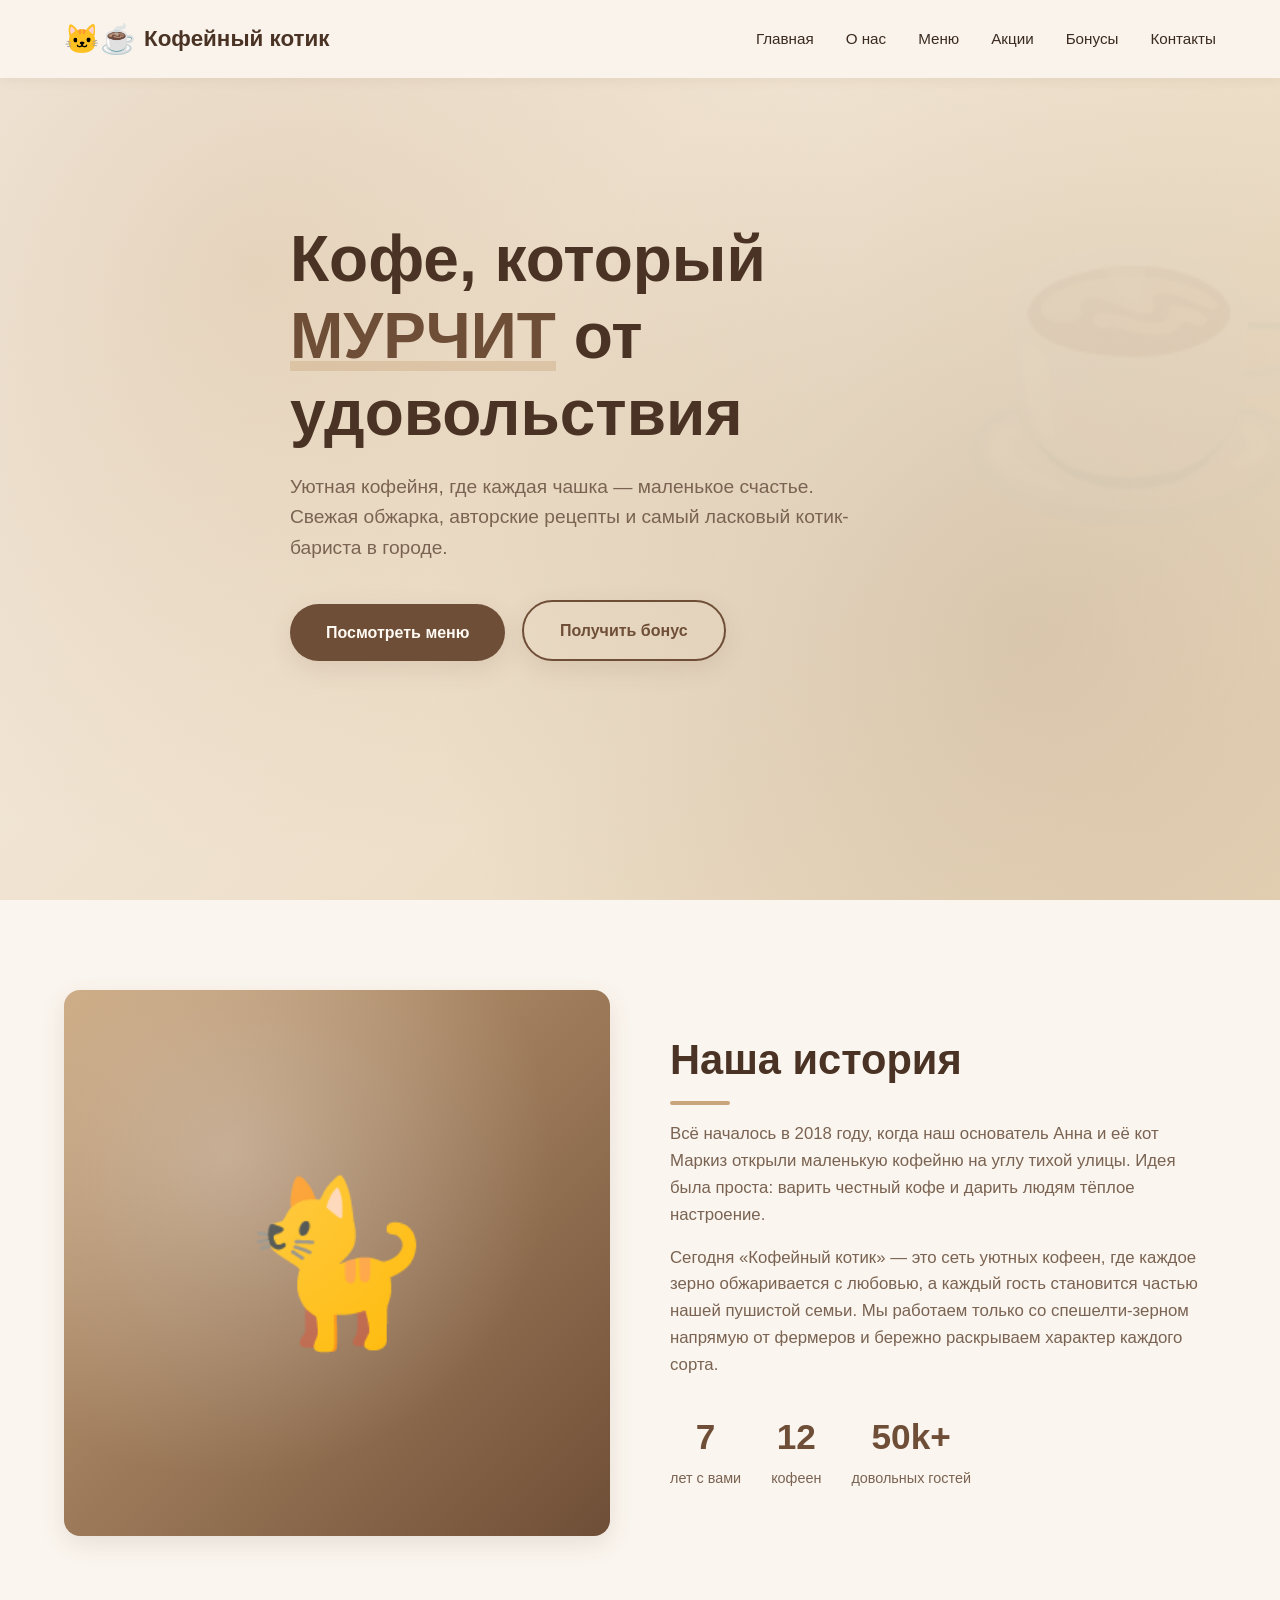
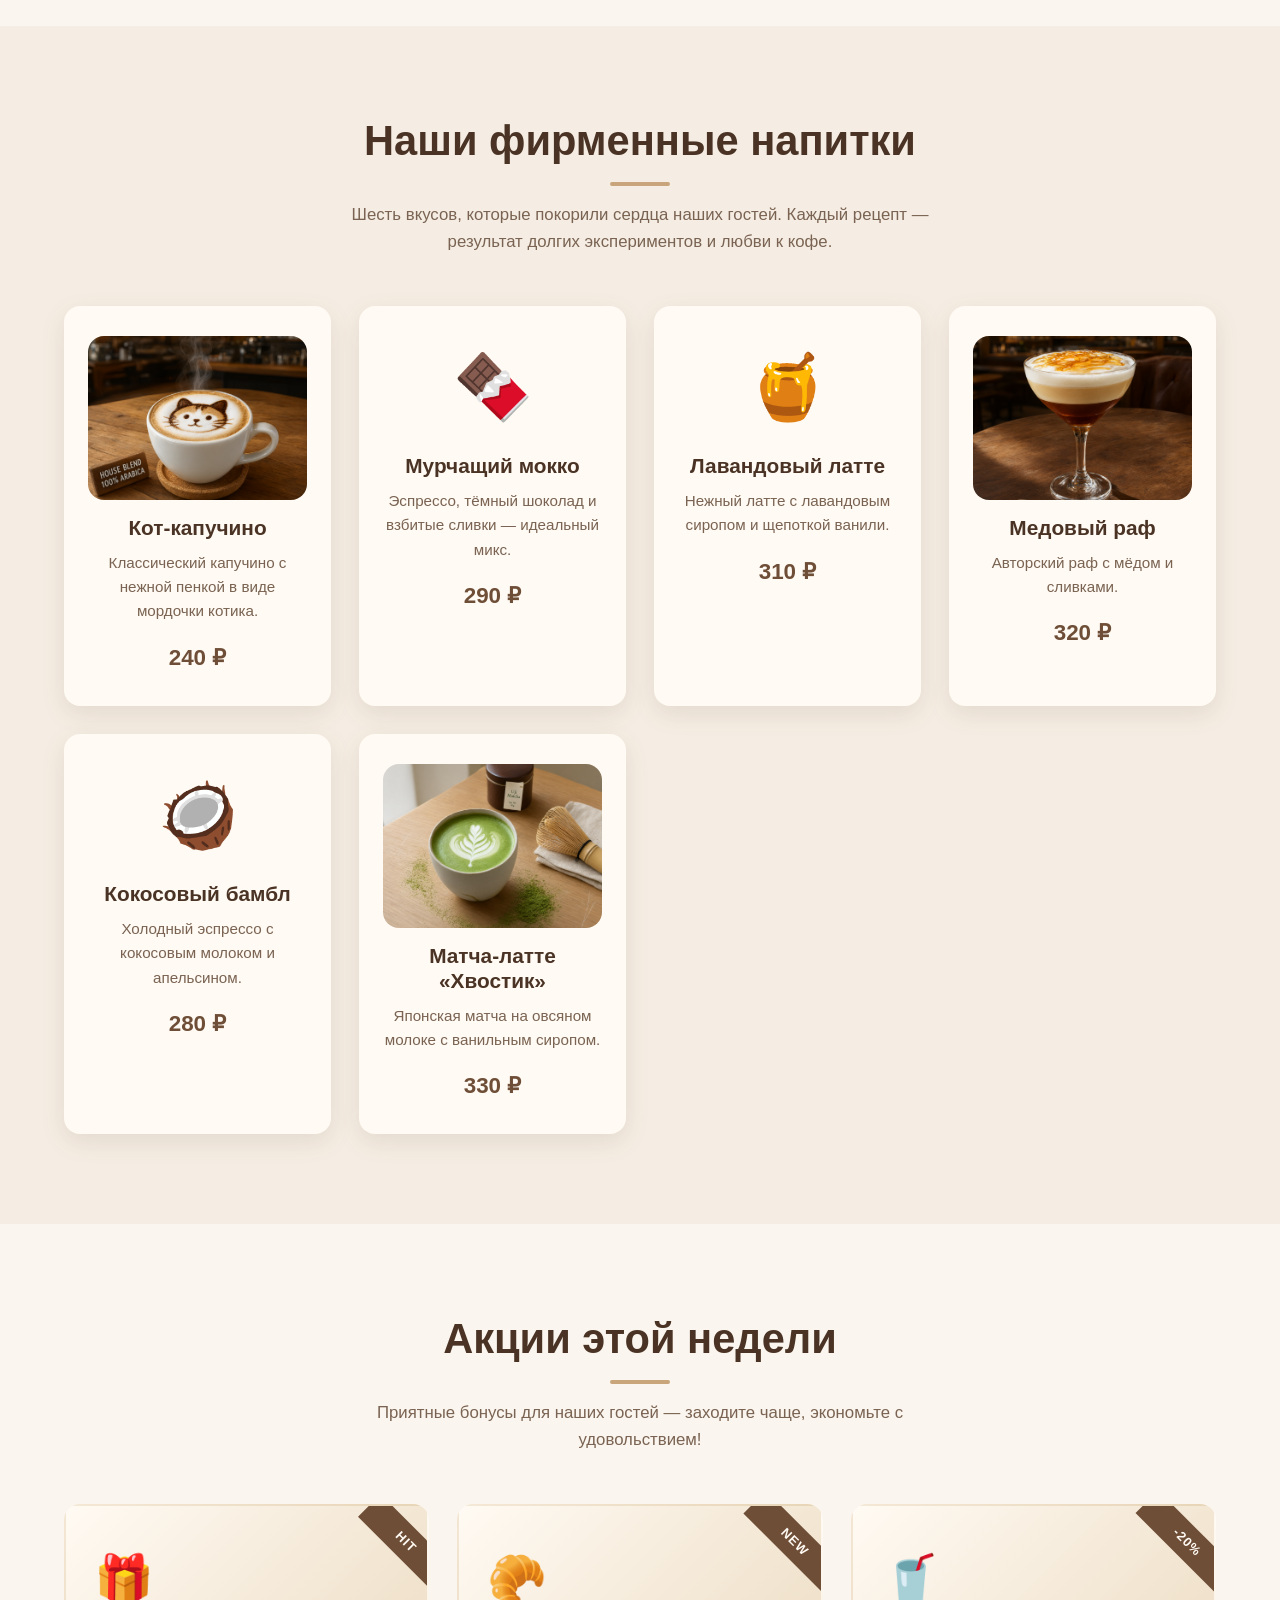
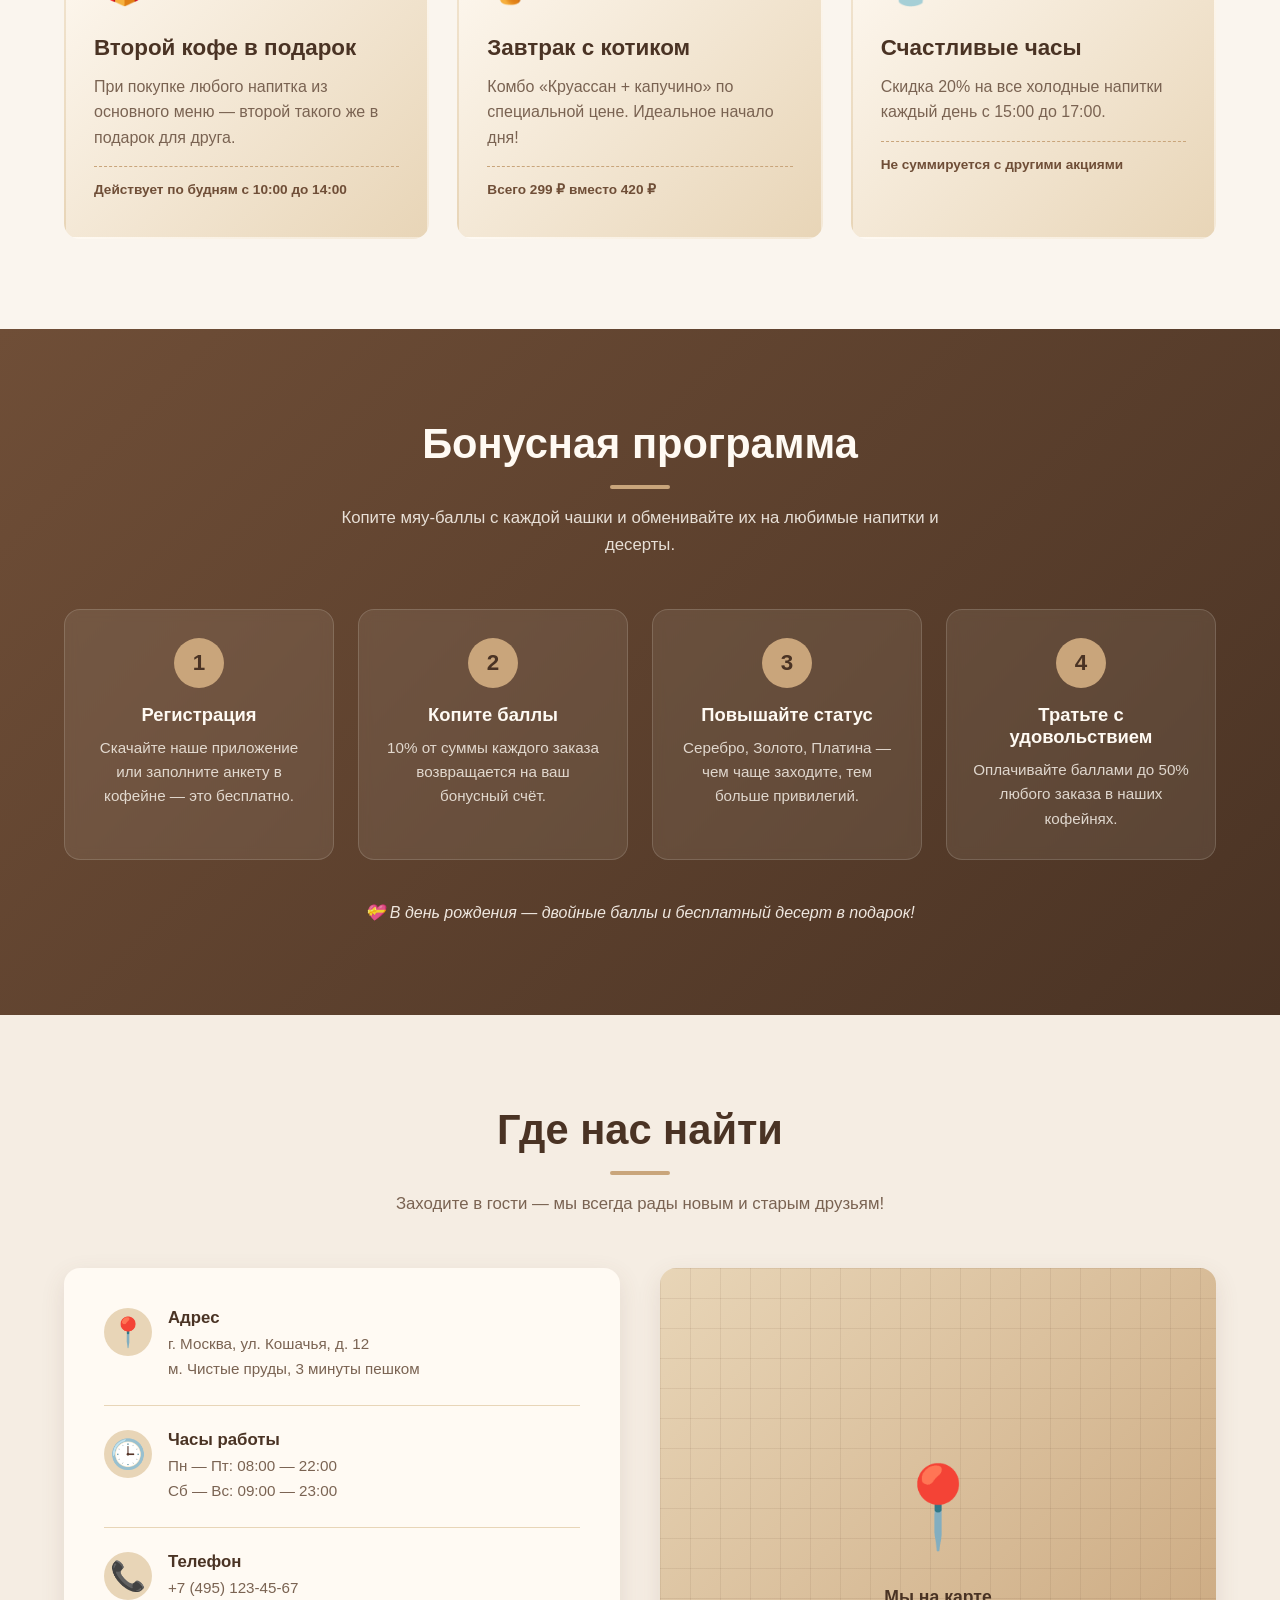
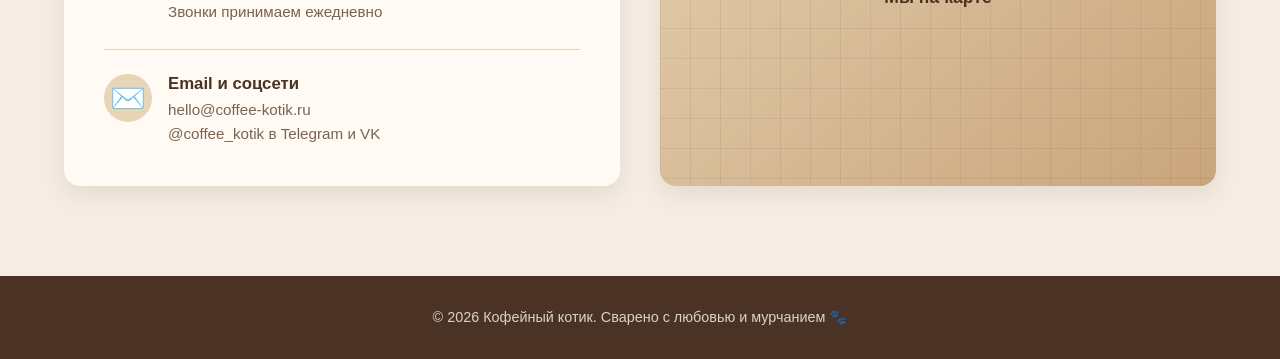
<file: index.html>
<!DOCTYPE html>
<html lang="ru">
<head>
<meta charset="UTF-8" />
<meta name="viewport" content="width=device-width, initial-scale=1.0" />
<title>Кофейный котик — ООООООООЧЕНЬ уютная кофейня в твоём городе</title>
<style>
  /* ===== Базовые стили ===== */
  * {
    margin: 0;
    padding: 0;
    box-sizing: border-box;
  }

  :root {
    --bg: #f5ede3;
    --bg-soft: #faf5ee;
    --primary: #6f4e37;
    --primary-dark: #4a3324;
    --accent: #c9a57b;
    --accent-light: #e8d5b7;
    --text: #3a2a1f;
    --text-soft: #7a6352;
    --white: #fffaf3;
    --shadow: 0 8px 24px rgba(111, 78, 55, 0.12);
    --shadow-hover: 0 14px 36px rgba(111, 78, 55, 0.22);
    --radius: 16px;
    --transition: 0.35s cubic-bezier(0.4, 0, 0.2, 1);
  }

  html {
    scroll-behavior: smooth;
    scroll-padding-top: 80px;
  }

  body {
    font-family: 'Segoe UI', Tahoma, Geneva, Verdana, sans-serif;
    background: var(--bg);
    color: var(--text);
    line-height: 1.6;
    overflow-x: hidden;
  }

  .container {
    max-width: 1200px;
    margin: 0 auto;
    padding: 0 24px;
  }

  section {
    padding: 90px 0;
  }

  h1, h2, h3 {
    font-weight: 700;
    color: var(--primary-dark);
    line-height: 1.2;
  }

  h2 {
    font-size: clamp(1.8rem, 4vw, 2.6rem);
    text-align: center;
    margin-bottom: 16px;
    position: relative;
  }

  h2::after {
    content: '';
    display: block;
    width: 60px;
    height: 4px;
    background: var(--accent);
    margin: 16px auto 0;
    border-radius: 2px;
  }

  .section-subtitle {
    text-align: center;
    color: var(--text-soft);
    font-size: 1.05rem;
    max-width: 620px;
    margin: 0 auto 50px;
  }

  /* ===== Навигация ===== */
  header {
    position: fixed;
    top: 0;
    left: 0;
    right: 0;
    background: rgba(250, 245, 238, 0.92);
    backdrop-filter: blur(12px);
    -webkit-backdrop-filter: blur(12px);
    box-shadow: 0 2px 12px rgba(111, 78, 55, 0.08);
    z-index: 1000;
    transition: var(--transition);
  }

  nav {
    display: flex;
    align-items: center;
    justify-content: space-between;
    padding: 16px 24px;
    max-width: 1200px;
    margin: 0 auto;
  }

  .logo {
    font-size: 1.4rem;
    font-weight: 700;
    color: var(--primary-dark);
    display: flex;
    align-items: center;
    gap: 8px;
    text-decoration: none;
    transition: var(--transition);
  }

  .logo:hover {
    transform: scale(1.05);
  }

  .logo-icon {
    font-size: 1.8rem;
  }

  .nav-links {
    display: flex;
    list-style: none;
    gap: 32px;
  }

  .nav-links a {
    color: var(--text);
    text-decoration: none;
    font-weight: 500;
    font-size: 0.95rem;
    position: relative;
    transition: var(--transition);
  }

  .nav-links a::after {
    content: '';
    position: absolute;
    bottom: -6px;
    left: 0;
    width: 0;
    height: 2px;
    background: var(--accent);
    transition: width var(--transition);
  }

  .nav-links a:hover {
    color: var(--primary);
  }

  .nav-links a:hover::after {
    width: 100%;
  }

  .burger {
    display: none;
    flex-direction: column;
    gap: 5px;
    cursor: pointer;
    background: none;
    border: none;
    padding: 6px;
  }

  .burger span {
    width: 26px;
    height: 3px;
    background: var(--primary-dark);
    border-radius: 2px;
    transition: var(--transition);
  }

  /* ===== Hero ===== */
  .hero {
    min-height: 100vh;
    display: flex;
    align-items: center;
    background:
      radial-gradient(circle at 20% 30%, rgba(201, 165, 123, 0.3), transparent 50%),
      radial-gradient(circle at 80% 70%, rgba(111, 78, 55, 0.15), transparent 50%),
      linear-gradient(135deg, #f5ede3 0%, #e8d5b7 100%);
    padding-top: 80px;
    position: relative;
    overflow: hidden;
  }

  .hero::before {
    content: '☕';
    position: absolute;
    font-size: 20rem;
    opacity: 0.05;
    top: 10%;
    right: -5%;
    animation: float 8s ease-in-out infinite;
  }

  @keyframes float {
    0%, 100% { transform: translateY(0) rotate(-5deg); }
    50% { transform: translateY(-30px) rotate(5deg); }
  }

  .hero-content {
    max-width: 700px;
    position: relative;
    z-index: 2;
    animation: fadeInUp 1s ease-out;
  }

  @keyframes fadeInUp {
    from {
      opacity: 0;
      transform: translateY(40px);
    }
    to {
      opacity: 1;
      transform: translateY(0);
    }
  }

  .hero h1 {
    font-size: clamp(2.2rem, 6vw, 4rem);
    margin-bottom: 20px;
  }

  .hero h1 span {
    color: var(--primary);
    position: relative;
    display: inline-block;
  }

  .hero h1 span::after {
    content: '';
    position: absolute;
    bottom: 4px;
    left: 0;
    width: 100%;
    height: 10px;
    background: var(--accent);
    opacity: 0.4;
    z-index: -1;
  }

  .hero p {
    font-size: clamp(1rem, 2vw, 1.2rem);
    color: var(--text-soft);
    margin-bottom: 36px;
    max-width: 560px;
  }

  .btn {
    display: inline-block;
    padding: 16px 36px;
    background: var(--primary);
    color: var(--white);
    text-decoration: none;
    border-radius: 50px;
    font-weight: 600;
    font-size: 1rem;
    border: none;
    cursor: pointer;
    transition: var(--transition);
    box-shadow: var(--shadow);
    position: relative;
    overflow: hidden;
  }

  .btn::before {
    content: '';
    position: absolute;
    top: 50%;
    left: 50%;
    width: 0;
    height: 0;
    background: rgba(255, 255, 255, 0.2);
    border-radius: 50%;
    transform: translate(-50%, -50%);
    transition: width 0.6s ease, height 0.6s ease;
  }

  .btn:hover {
    background: var(--primary-dark);
    transform: translateY(-3px);
    box-shadow: var(--shadow-hover);
  }

  .btn:hover::before {
    width: 300px;
    height: 300px;
  }

  .btn-outline {
    background: transparent;
    color: var(--primary);
    border: 2px solid var(--primary);
    margin-left: 12px;
  }

  .btn-outline:hover {
    background: var(--primary);
    color: var(--white);
  }

  /* ===== О компании ===== */
  .about {
    background: var(--bg-soft);
  }

  .about-grid {
    display: grid;
    grid-template-columns: 1fr 1fr;
    gap: 60px;
    align-items: center;
  }

  .about-image {
    aspect-ratio: 1;
    background:
      linear-gradient(135deg, var(--accent) 0%, var(--primary) 100%);
    border-radius: var(--radius);
    display: flex;
    align-items: center;
    justify-content: center;
    font-size: 10rem;
    box-shadow: var(--shadow);
    transition: var(--transition);
    position: relative;
    overflow: hidden;
  }

  .about-image::before {
    content: '';
    position: absolute;
    inset: 0;
    background: radial-gradient(circle at 30% 30%, rgba(255,255,255,0.3), transparent 60%);
  }

  .about-image:hover {
    transform: rotate(-2deg) scale(1.02);
  }

  .about-text h2 {
    text-align: left;
  }

  .about-text h2::after {
    margin: 16px 0 0;
  }

  .about-text p {
    margin-bottom: 16px;
    color: var(--text-soft);
    font-size: 1.05rem;
  }

  .about-stats {
    display: flex;
    gap: 30px;
    margin-top: 30px;
    flex-wrap: wrap;
  }

  .stat {
    text-align: center;
  }

  .stat-number {
    font-size: 2.2rem;
    font-weight: 700;
    color: var(--primary);
    display: block;
  }

  .stat-label {
    font-size: 0.9rem;
    color: var(--text-soft);
  }

  /* ===== Меню ===== */
  .menu-grid {
    display: grid;
    grid-template-columns: repeat(auto-fit, minmax(260px, 1fr));
    gap: 28px;
  }

  .menu-card {
    background: var(--white);
    border-radius: var(--radius);
    padding: 30px 24px;
    text-align: center;
    box-shadow: var(--shadow);
    transition: var(--transition);
    position: relative;
    overflow: hidden;
    cursor: pointer;
  }

  .menu-card::before {
    content: '';
    position: absolute;
    top: 0;
    left: 0;
    right: 0;
    height: 4px;
    background: linear-gradient(90deg, var(--accent), var(--primary));
    transform: scaleX(0);
    transform-origin: left;
    transition: transform var(--transition);
  }

  .menu-card:hover {
    transform: translateY(-10px);
    box-shadow: var(--shadow-hover);
  }

  .menu-card:hover::before {
    transform: scaleX(1);
  }

  .menu-icon {
    font-size: 4rem;
    margin-bottom: 16px;
    display: inline-block;
    transition: transform var(--transition);
  }

  .menu-card:hover .menu-icon {
    transform: scale(1.15) rotate(-8deg);
  }

  .card-media {
    display: block;
    width: 100%;
    aspect-ratio: 4 / 3;
    object-fit: cover;
    border-radius: var(--radius);
    margin-bottom: 16px;
  }

  .menu-card h3 {
    font-size: 1.3rem;
    margin-bottom: 10px;
    color: var(--primary-dark);
  }

  .menu-card p {
    color: var(--text-soft);
    font-size: 0.95rem;
    margin-bottom: 16px;
    min-height: 48px;
  }

  .menu-price {
    font-size: 1.4rem;
    font-weight: 700;
    color: var(--primary);
  }

  /* ===== Акции ===== */
  .promos {
    background: var(--bg-soft);
  }

  .promo-grid {
    display: grid;
    grid-template-columns: repeat(auto-fit, minmax(280px, 1fr));
    gap: 28px;
  }

  .promo-card {
    background: linear-gradient(135deg, var(--white) 0%, var(--accent-light) 100%);
    border-radius: var(--radius);
    padding: 36px 28px;
    position: relative;
    overflow: hidden;
    transition: var(--transition);
    border: 2px solid transparent;
  }

  .promo-card:hover {
    transform: translateY(-6px);
    border-color: var(--accent);
    box-shadow: var(--shadow-hover);
  }

  .promo-badge {
    position: absolute;
    top: 20px;
    right: -30px;
    background: var(--primary);
    color: var(--white);
    padding: 6px 40px;
    font-size: 0.8rem;
    font-weight: 600;
    transform: rotate(45deg);
    letter-spacing: 1px;
  }

  .promo-icon {
    font-size: 3rem;
    margin-bottom: 16px;
  }

  .promo-card h3 {
    font-size: 1.4rem;
    margin-bottom: 12px;
    color: var(--primary-dark);
  }

  .promo-card p {
    color: var(--text-soft);
    margin-bottom: 16px;
  }

  .promo-condition {
    font-size: 0.85rem;
    color: var(--primary);
    font-weight: 600;
    padding-top: 12px;
    border-top: 1px dashed var(--accent);
  }

  /* ===== Бонусная программа ===== */
  .bonus {
    background: linear-gradient(135deg, var(--primary) 0%, var(--primary-dark) 100%);
    color: var(--white);
  }

  .bonus h2 {
    color: var(--white);
  }

  .bonus h2::after {
    background: var(--accent);
  }

  .bonus .section-subtitle {
    color: rgba(255, 250, 243, 0.85);
  }

  .bonus-steps {
    display: grid;
    grid-template-columns: repeat(auto-fit, minmax(220px, 1fr));
    gap: 24px;
    margin-top: 20px;
  }

  .bonus-step {
    background: rgba(255, 250, 243, 0.08);
    border: 1px solid rgba(255, 250, 243, 0.15);
    border-radius: var(--radius);
    padding: 28px 22px;
    text-align: center;
    transition: var(--transition);
    backdrop-filter: blur(6px);
  }

  .bonus-step:hover {
    background: rgba(255, 250, 243, 0.15);
    transform: translateY(-6px);
  }

  .step-number {
    display: inline-flex;
    align-items: center;
    justify-content: center;
    width: 50px;
    height: 50px;
    background: var(--accent);
    color: var(--primary-dark);
    border-radius: 50%;
    font-size: 1.4rem;
    font-weight: 700;
    margin-bottom: 16px;
  }

  .bonus-step h3 {
    color: var(--white);
    font-size: 1.15rem;
    margin-bottom: 10px;
  }

  .bonus-step p {
    color: rgba(255, 250, 243, 0.8);
    font-size: 0.95rem;
  }

  .bonus-note {
    text-align: center;
    margin-top: 40px;
    font-size: 1rem;
    color: rgba(255, 250, 243, 0.9);
    font-style: italic;
  }

  /* ===== Контакты ===== */
  .contacts-grid {
    display: grid;
    grid-template-columns: 1fr 1fr;
    gap: 40px;
    align-items: stretch;
  }

  .contact-info {
    background: var(--white);
    padding: 40px;
    border-radius: var(--radius);
    box-shadow: var(--shadow);
  }

  .contact-item {
    display: flex;
    align-items: flex-start;
    gap: 16px;
    margin-bottom: 24px;
    padding-bottom: 24px;
    border-bottom: 1px solid var(--accent-light);
  }

  .contact-item:last-child {
    border-bottom: none;
    margin-bottom: 0;
    padding-bottom: 0;
  }

  .contact-icon {
    font-size: 1.8rem;
    flex-shrink: 0;
    width: 48px;
    height: 48px;
    background: var(--accent-light);
    border-radius: 50%;
    display: flex;
    align-items: center;
    justify-content: center;
    transition: var(--transition);
  }

  .contact-item:hover .contact-icon {
    background: var(--accent);
    transform: rotate(10deg) scale(1.1);
  }

  .contact-item h3 {
    font-size: 1.05rem;
    margin-bottom: 4px;
  }

  .contact-item p {
    color: var(--text-soft);
    font-size: 0.95rem;
  }

  .map-placeholder {
    background:
      linear-gradient(135deg, var(--accent-light) 0%, var(--accent) 100%);
    border-radius: var(--radius);
    min-height: 400px;
    display: flex;
    align-items: center;
    justify-content: center;
    flex-direction: column;
    color: var(--primary-dark);
    box-shadow: var(--shadow);
    transition: var(--transition);
    position: relative;
    overflow: hidden;
  }

  .map-placeholder::before {
    content: '';
    position: absolute;
    inset: 0;
    background-image:
      linear-gradient(rgba(111, 78, 55, 0.1) 1px, transparent 1px),
      linear-gradient(90deg, rgba(111, 78, 55, 0.1) 1px, transparent 1px);
    background-size: 30px 30px;
  }

  .map-placeholder:hover {
    transform: scale(1.01);
  }

  .map-pin {
    font-size: 5rem;
    animation: bounce 2s ease-in-out infinite;
    position: relative;
    z-index: 2;
  }

  @keyframes bounce {
    0%, 100% { transform: translateY(0); }
    50% { transform: translateY(-15px); }
  }

  .map-placeholder p {
    position: relative;
    z-index: 2;
    font-weight: 600;
    margin-top: 12px;
    font-size: 1.1rem;
  }

  /* ===== Footer ===== */
  footer {
    background: var(--primary-dark);
    color: rgba(255, 250, 243, 0.8);
    text-align: center;
    padding: 30px 20px;
    font-size: 0.9rem;
  }

  footer a {
    color: var(--accent);
    text-decoration: none;
  }

  /* ===== Адаптивность ===== */
  @media (max-width: 900px) {
    .about-grid,
    .contacts-grid {
      grid-template-columns: 1fr;
      gap: 40px;
    }

    .about-image {
      max-width: 400px;
      margin: 0 auto;
    }
  }

  @media (max-width: 768px) {
    section {
      padding: 70px 0;
    }

    .nav-links {
      position: fixed;
      top: 70px;
      right: -100%;
      flex-direction: column;
      background: var(--bg-soft);
      width: 75%;
      max-width: 300px;
      height: calc(100vh - 70px);
      padding: 40px 30px;
      gap: 24px;
      box-shadow: -4px 0 20px rgba(0,0,0,0.1);
      transition: right var(--transition);
    }

    .nav-links.active {
      right: 0;
    }

    .burger {
      display: flex;
    }

    .burger.active span:nth-child(1) {
      transform: translateY(8px) rotate(45deg);
    }
    .burger.active span:nth-child(2) {
      opacity: 0;
    }
    .burger.active span:nth-child(3) {
      transform: translateY(-8px) rotate(-45deg);
    }

    .hero {
      text-align: center;
    }

    .hero-content {
      margin: 0 auto;
    }

    .btn-outline {
      margin-left: 0;
      margin-top: 12px;
    }

    .hero::before {
      font-size: 12rem;
      right: -10%;
    }

    .contact-info {
      padding: 28px;
    }
  }

  @media (max-width: 480px) {
    .container {
      padding: 0 16px;
    }

    .menu-card {
      padding: 24px 20px;
    }

    .about-stats {
      justify-content: space-around;
    }
  }
</style>
</head>
<body>

<!-- ===== Навигация ===== -->
<header>
  <nav>
    <a href="#home" class="logo">
      <span class="logo-icon">🐱☕</span>
      <span>Кофейный котик</span>
    </a>
    <ul class="nav-links" id="navLinks">
      <li><a href="#home">Главная</a></li>
      <li><a href="#about">О нас</a></li>
      <li><a href="#menu">Меню</a></li>
      <li><a href="#promos">Акции</a></li>
      <li><a href="#bonus">Бонусы</a></li>
      <li><a href="#contacts">Контакты</a></li>
    </ul>
    <button class="burger" id="burger" aria-label="Меню">
      <span></span>
      <span></span>
      <span></span>
    </button>
  </nav>
</header>

<!-- ===== Hero ===== -->
<section class="hero" id="home">
  <div class="container">
    <div class="hero-content">
      <h1>Кофе, который <span>МУРЧИТ</span> от удовольствия</h1>
      <p>Уютная кофейня, где каждая чашка — маленькое счастье. Свежая обжарка, авторские рецепты и самый ласковый котик-бариста в городе.</p>
      <a href="#menu" class="btn">Посмотреть меню</a>
      <a href="#bonus" class="btn btn-outline">Получить бонус</a>
    </div>
  </div>
</section>

<!-- ===== О компании ===== -->
<section class="about" id="about">
  <div class="container">
    <div class="about-grid">
      <div class="about-image">🐈</div>
      <div class="about-text">
        <h2>Наша история</h2>
        <p>Всё началось в 2018 году, когда наш основатель Анна и её кот Маркиз открыли маленькую кофейню на углу тихой улицы. Идея была проста: варить честный кофе и дарить людям тёплое настроение.</p>
        <p>Сегодня «Кофейный котик» — это сеть уютных кофеен, где каждое зерно обжаривается с любовью, а каждый гость становится частью нашей пушистой семьи. Мы работаем только со спешелти-зерном напрямую от фермеров и бережно раскрываем характер каждого сорта.</p>
        <div class="about-stats">
          <div class="stat">
            <span class="stat-number">7</span>
            <span class="stat-label">лет с вами</span>
          </div>
          <div class="stat">
            <span class="stat-number">12</span>
            <span class="stat-label">кофеен</span>
          </div>
          <div class="stat">
            <span class="stat-number">50k+</span>
            <span class="stat-label">довольных гостей</span>
          </div>
        </div>
      </div>
    </div>
  </div>
</section>

<!-- ===== Меню ===== -->
<section id="menu">
  <div class="container">
    <h2>Наши фирменные напитки</h2>
    <p class="section-subtitle">Шесть вкусов, которые покорили сердца наших гостей. Каждый рецепт — результат долгих экспериментов и любви к кофе.</p>
    <div class="menu-grid">
      <div class="menu-card">
        <img class="card-media" src="image/1794215291.png" alt="Капучино с рисунком котика на молочной пене" loading="lazy" />
        <h3>Кот-капучино</h3>
        <p>Классический капучино с нежной пенкой в виде мордочки котика.</p>
        <div class="menu-price">240 ₽</div>
      </div>
      <div class="menu-card">
        <div class="menu-icon">🍫</div>
        <h3>Мурчащий мокко</h3>
        <p>Эспрессо, тёмный шоколад и взбитые сливки — идеальный микс.</p>
        <div class="menu-price">290 ₽</div>
      </div>
      <div class="menu-card">
        <div class="menu-icon">🍯</div>
        <h3>Лавандовый латте</h3>
        <p>Нежный латте с лавандовым сиропом и щепоткой ванили.</p>
        <div class="menu-price">310 ₽</div>
      </div>
      <div class="menu-card">
        <img class="card-media" src="image/1794215383.png" alt="Медовый раф со сливочной пеной и мёдом" loading="lazy" />
        <h3>Медовый раф</h3>
        <p>Авторский раф с мёдом и сливками.</p>
        <div class="menu-price">320 ₽</div>
      </div>
      <div class="menu-card">
        <div class="menu-icon">🥥</div>
        <h3>Кокосовый бамбл</h3>
        <p>Холодный эспрессо с кокосовым молоком и апельсином.</p>
        <div class="menu-price">280 ₽</div>
      </div>
      <div class="menu-card">
        <img class="card-media" src="image/1794215501.png" alt="Матча-латте с рисунком на молочной пене" loading="lazy" />
        <h3>Матча-латте «Хвостик»</h3>
        <p>Японская матча на овсяном молоке с ванильным сиропом.</p>
        <div class="menu-price">330 ₽</div>
      </div>
    </div>
  </div>
</section>

<!-- ===== Акции ===== -->
<section class="promos" id="promos">
  <div class="container">
    <h2>Акции этой недели</h2>
    <p class="section-subtitle">Приятные бонусы для наших гостей — заходите чаще, экономьте с удовольствием!</p>
    <div class="promo-grid">
      <div class="promo-card">
        <div class="promo-badge">HIT</div>
        <div class="promo-icon">🎁</div>
        <h3>Второй кофе в подарок</h3>
        <p>При покупке любого напитка из основного меню — второй такого же в подарок для друга.</p>
        <div class="promo-condition">Действует по будням с 10:00 до 14:00</div>
      </div>
      <div class="promo-card">
        <div class="promo-badge">NEW</div>
        <div class="promo-icon">🥐</div>
        <h3>Завтрак с котиком</h3>
        <p>Комбо «Круассан + капучино» по специальной цене. Идеальное начало дня!</p>
        <div class="promo-condition">Всего 299 ₽ вместо 420 ₽</div>
      </div>
      <div class="promo-card">
        <div class="promo-badge">-20%</div>
        <div class="promo-icon">🥤</div>
        <h3>Счастливые часы</h3>
        <p>Скидка 20% на все холодные напитки каждый день с 15:00 до 17:00.</p>
        <div class="promo-condition">Не суммируется с другими акциями</div>
      </div>
    </div>
  </div>
</section>

<!-- ===== Бонусная программа ===== -->
<section class="bonus" id="bonus">
  <div class="container">
    <h2>Бонусная программа</h2>
    <p class="section-subtitle">Копите мяу-баллы с каждой чашки и обменивайте их на любимые напитки и десерты.</p>
    <div class="bonus-steps">
      <div class="bonus-step">
        <div class="step-number">1</div>
        <h3>Регистрация</h3>
        <p>Скачайте наше приложение или заполните анкету в кофейне — это бесплатно.</p>
      </div>
      <div class="bonus-step">
        <div class="step-number">2</div>
        <h3>Копите баллы</h3>
        <p>10% от суммы каждого заказа возвращается на ваш бонусный счёт.</p>
      </div>
      <div class="bonus-step">
        <div class="step-number">3</div>
        <h3>Повышайте статус</h3>
        <p>Серебро, Золото, Платина — чем чаще заходите, тем больше привилегий.</p>
      </div>
      <div class="bonus-step">
        <div class="step-number">4</div>
        <h3>Тратьте с удовольствием</h3>
        <p>Оплачивайте баллами до 50% любого заказа в наших кофейнях.</p>
      </div>
    </div>
    <p class="bonus-note">💝 В день рождения — двойные баллы и бесплатный десерт в подарок!</p>
  </div>
</section>

<!-- ===== Контакты ===== -->
<section id="contacts">
  <div class="container">
    <h2>Где нас найти</h2>
    <p class="section-subtitle">Заходите в гости — мы всегда рады новым и старым друзьям!</p>
    <div class="contacts-grid">
      <div class="contact-info">
        <div class="contact-item">
          <div class="contact-icon">📍</div>
          <div>
            <h3>Адрес</h3>
            <p>г. Москва, ул. Кошачья, д. 12<br>м. Чистые пруды, 3 минуты пешком</p>
          </div>
        </div>
        <div class="contact-item">
          <div class="contact-icon">🕒</div>
          <div>
            <h3>Часы работы</h3>
            <p>Пн — Пт: 08:00 — 22:00<br>Сб — Вс: 09:00 — 23:00</p>
          </div>
        </div>
        <div class="contact-item">
          <div class="contact-icon">📞</div>
          <div>
            <h3>Телефон</h3>
            <p>+7 (495) 123-45-67<br>Звонки принимаем ежедневно</p>
          </div>
        </div>
        <div class="contact-item">
          <div class="contact-icon">✉️</div>
          <div>
            <h3>Email и соцсети</h3>
            <p>hello@coffee-kotik.ru<br>@coffee_kotik в Telegram и VK</p>
          </div>
        </div>
      </div>
      <div class="map-placeholder">
        <div class="map-pin">📍</div>
        <p>Мы на карте</p>
      </div>
    </div>
  </div>
</section>

<!-- ===== Footer ===== -->
<footer>
  <p>© 2026 Кофейный котик. Сварено с любовью и мурчанием 🐾</p>
</footer>

<script>
  // Мобильное меню
  const burger = document.getElementById('burger');
  const navLinks = document.getElementById('navLinks');

  burger.addEventListener('click', () => {
    burger.classList.toggle('active');
    navLinks.classList.toggle('active');
  });

  // Закрытие меню при клике по ссылке
  document.querySelectorAll('.nav-links a').forEach(link => {
    link.addEventListener('click', () => {
      burger.classList.remove('active');
      navLinks.classList.remove('active');
    });
  });

  // Эффект тени у шапки при прокрутке
  window.addEventListener('scroll', () => {
    const header = document.querySelector('header');
    if (window.scrollY > 50) {
      header.style.boxShadow = '0 4px 20px rgba(111, 78, 55, 0.15)';
    } else {
      header.style.boxShadow = '0 2px 12px rgba(111, 78, 55, 0.08)';
    }
  });
</script>

</body>
</html>
</file>
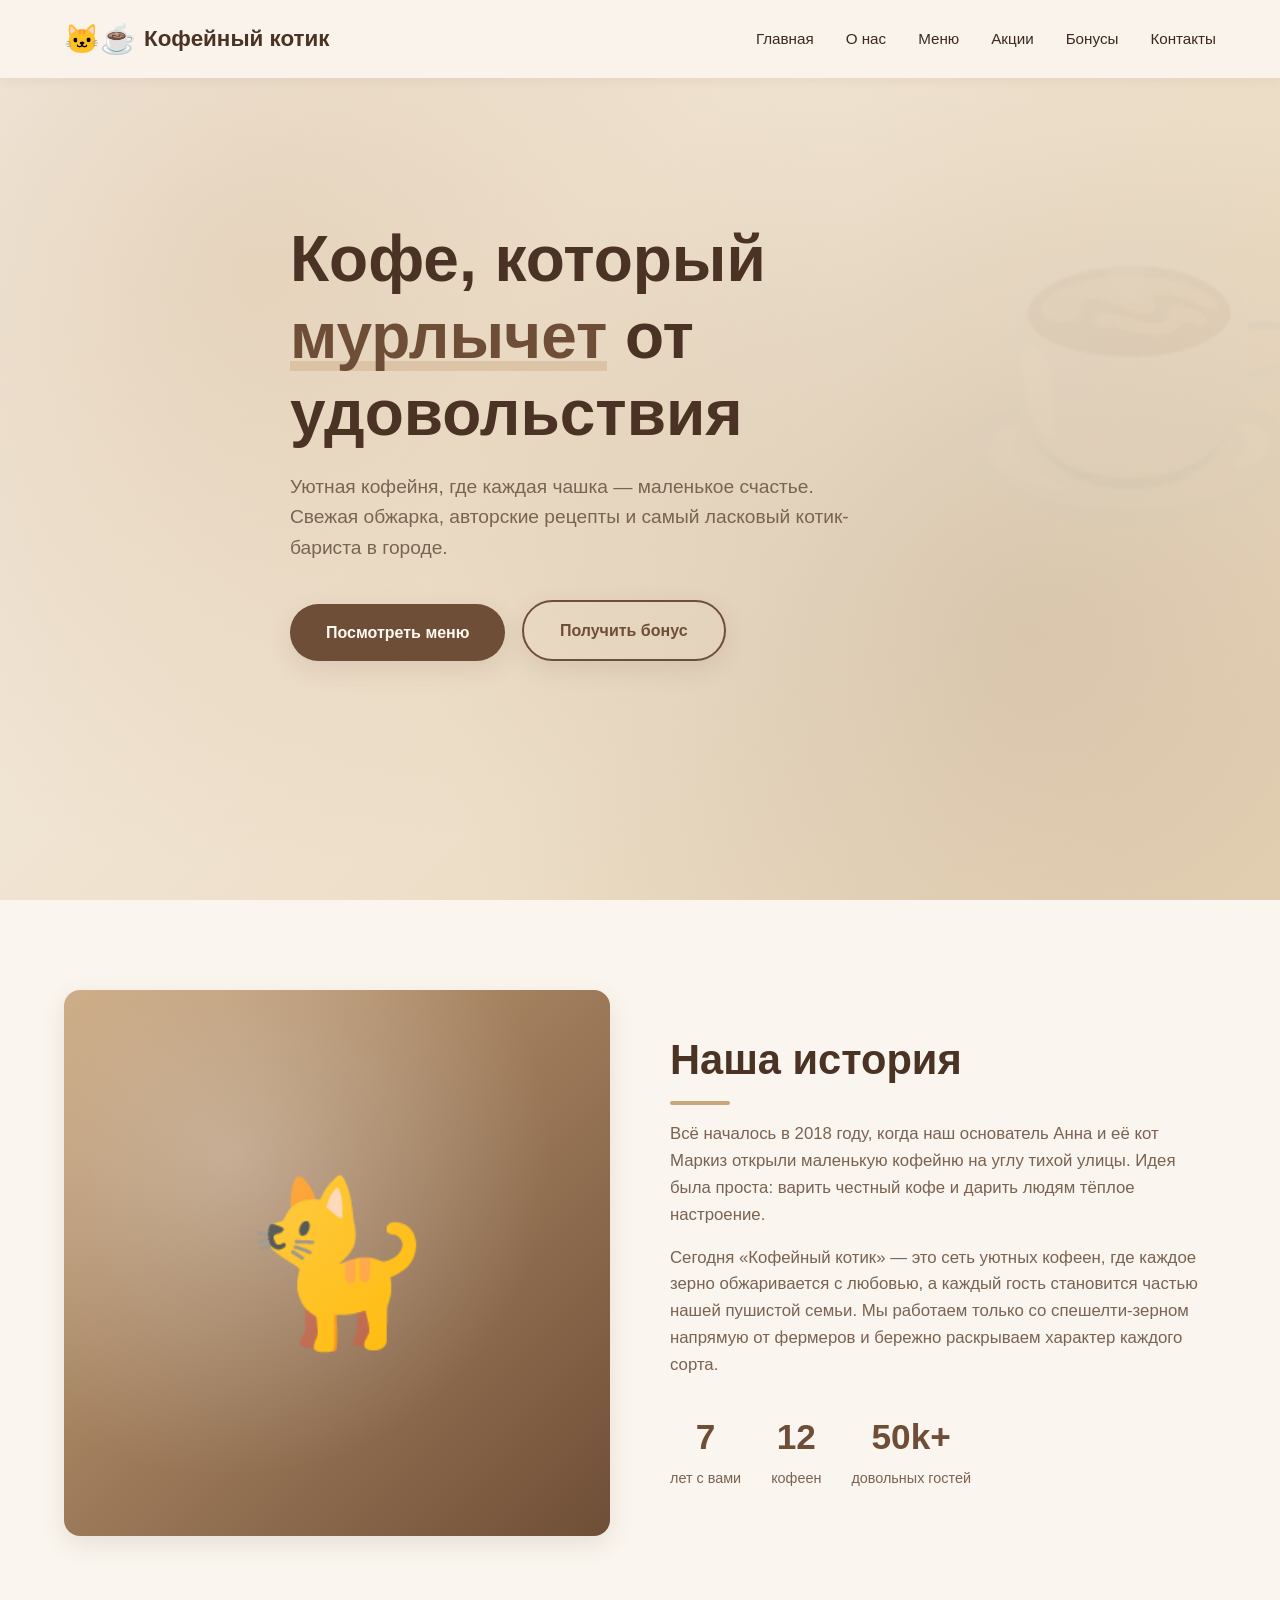
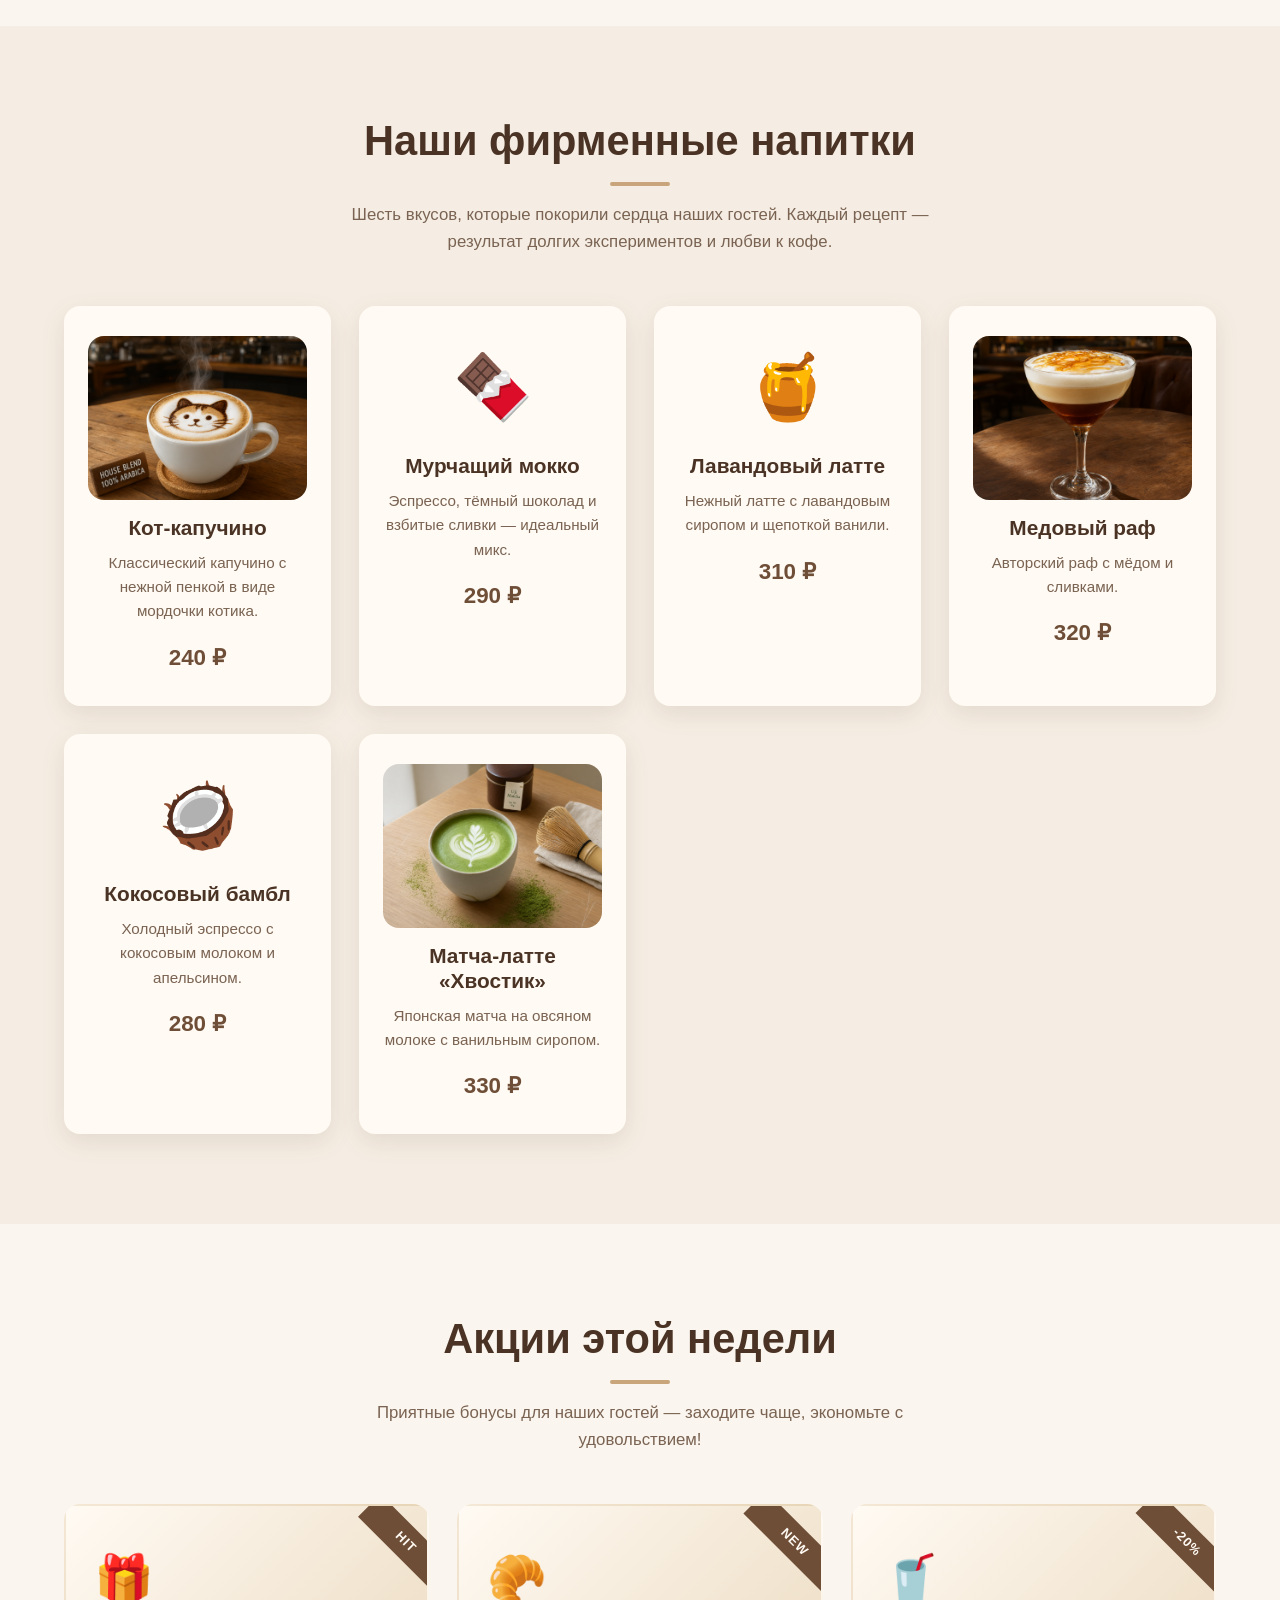
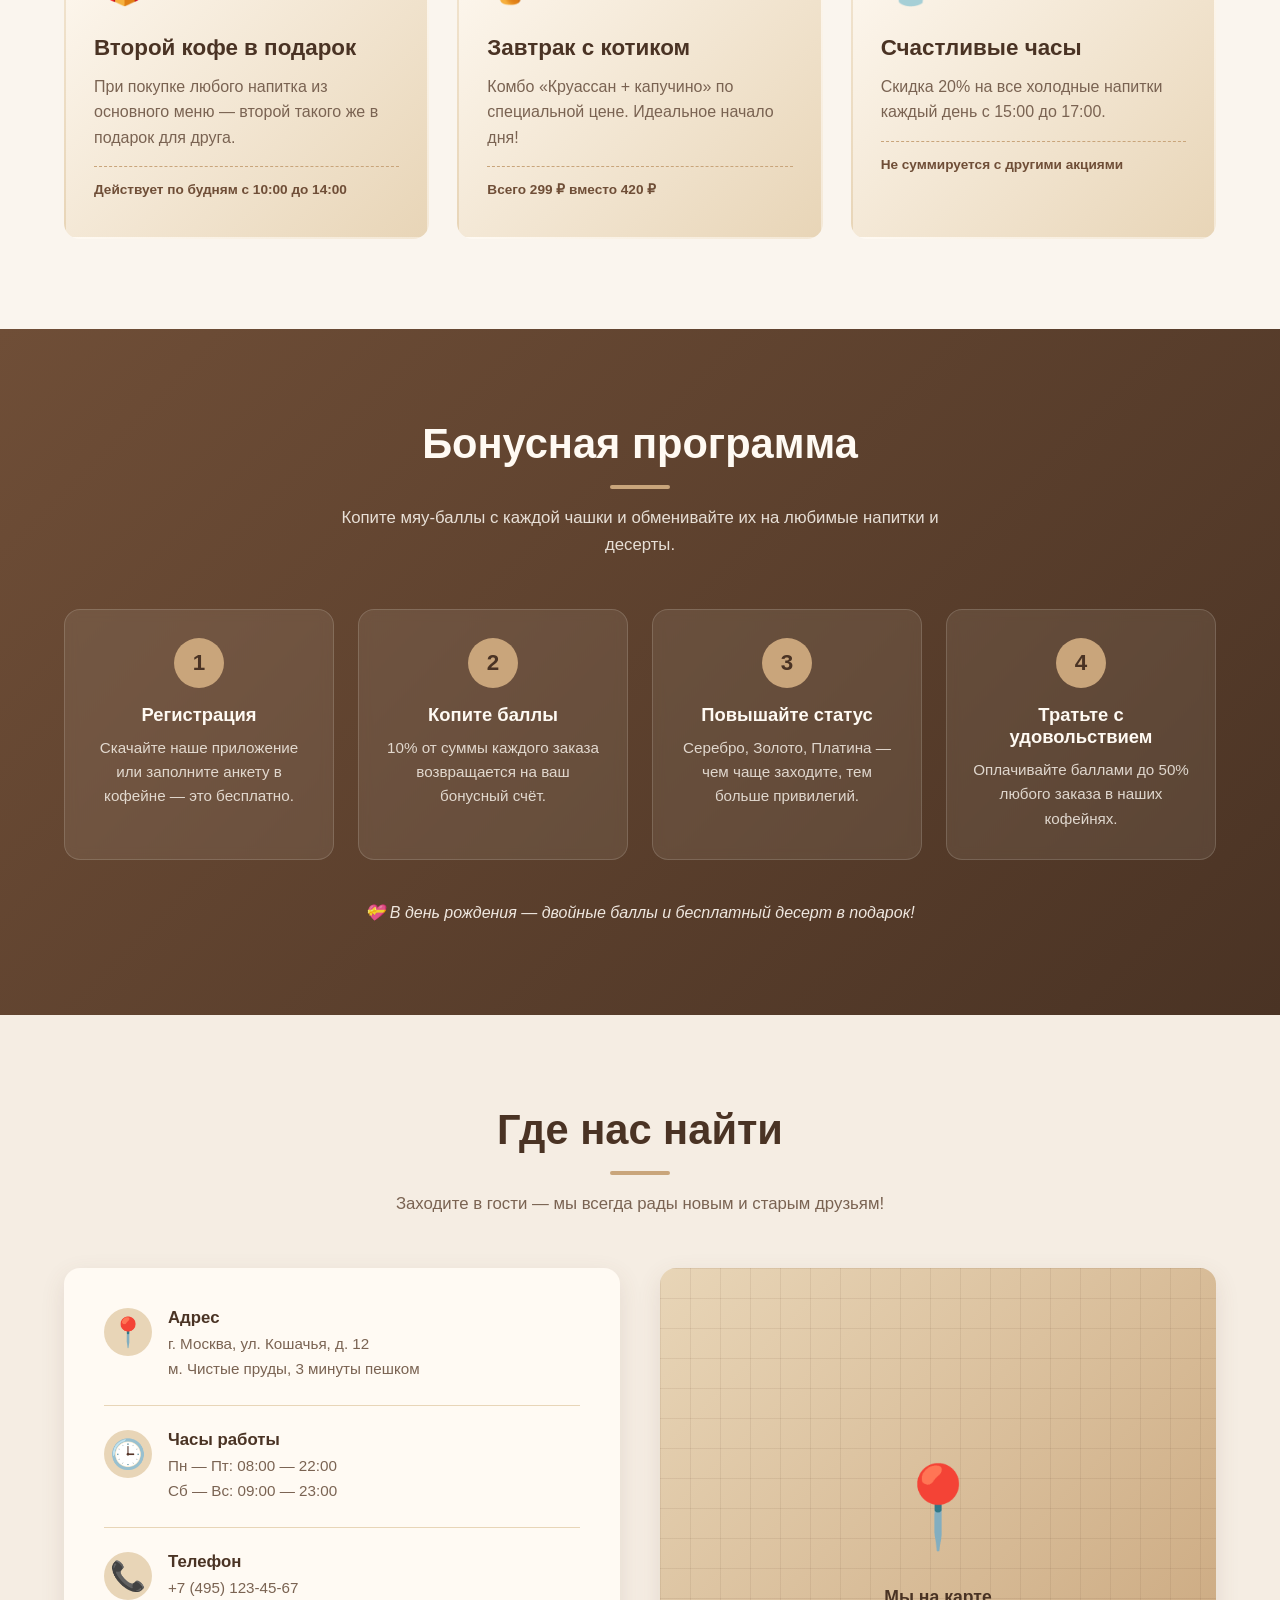
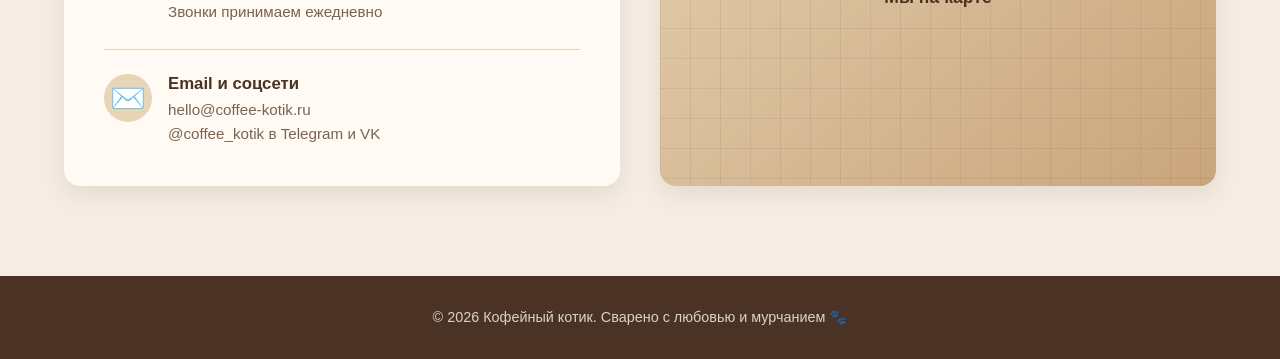
<file: site.html>
<!DOCTYPE html>
<html lang="ru">
<head>
<meta charset="UTF-8" />
<meta name="viewport" content="width=device-width, initial-scale=1.0" />
<title>Кофейный котик — уютная кофейня в твоём городе</title>
<style>
  /* ===== Базовые стили ===== */
  * {
    margin: 0;
    padding: 0;
    box-sizing: border-box;
  }

  :root {
    --bg: #f5ede3;
    --bg-soft: #faf5ee;
    --primary: #6f4e37;
    --primary-dark: #4a3324;
    --accent: #c9a57b;
    --accent-light: #e8d5b7;
    --text: #3a2a1f;
    --text-soft: #7a6352;
    --white: #fffaf3;
    --shadow: 0 8px 24px rgba(111, 78, 55, 0.12);
    --shadow-hover: 0 14px 36px rgba(111, 78, 55, 0.22);
    --radius: 16px;
    --transition: 0.35s cubic-bezier(0.4, 0, 0.2, 1);
  }

  html {
    scroll-behavior: smooth;
    scroll-padding-top: 80px;
  }

  body {
    font-family: 'Segoe UI', Tahoma, Geneva, Verdana, sans-serif;
    background: var(--bg);
    color: var(--text);
    line-height: 1.6;
    overflow-x: hidden;
  }

  .container {
    max-width: 1200px;
    margin: 0 auto;
    padding: 0 24px;
  }

  section {
    padding: 90px 0;
  }

  h1, h2, h3 {
    font-weight: 700;
    color: var(--primary-dark);
    line-height: 1.2;
  }

  h2 {
    font-size: clamp(1.8rem, 4vw, 2.6rem);
    text-align: center;
    margin-bottom: 16px;
    position: relative;
  }

  h2::after {
    content: '';
    display: block;
    width: 60px;
    height: 4px;
    background: var(--accent);
    margin: 16px auto 0;
    border-radius: 2px;
  }

  .section-subtitle {
    text-align: center;
    color: var(--text-soft);
    font-size: 1.05rem;
    max-width: 620px;
    margin: 0 auto 50px;
  }

  /* ===== Навигация ===== */
  header {
    position: fixed;
    top: 0;
    left: 0;
    right: 0;
    background: rgba(250, 245, 238, 0.92);
    backdrop-filter: blur(12px);
    -webkit-backdrop-filter: blur(12px);
    box-shadow: 0 2px 12px rgba(111, 78, 55, 0.08);
    z-index: 1000;
    transition: var(--transition);
  }

  nav {
    display: flex;
    align-items: center;
    justify-content: space-between;
    padding: 16px 24px;
    max-width: 1200px;
    margin: 0 auto;
  }

  .logo {
    font-size: 1.4rem;
    font-weight: 700;
    color: var(--primary-dark);
    display: flex;
    align-items: center;
    gap: 8px;
    text-decoration: none;
    transition: var(--transition);
  }

  .logo:hover {
    transform: scale(1.05);
  }

  .logo-icon {
    font-size: 1.8rem;
  }

  .nav-links {
    display: flex;
    list-style: none;
    gap: 32px;
  }

  .nav-links a {
    color: var(--text);
    text-decoration: none;
    font-weight: 500;
    font-size: 0.95rem;
    position: relative;
    transition: var(--transition);
  }

  .nav-links a::after {
    content: '';
    position: absolute;
    bottom: -6px;
    left: 0;
    width: 0;
    height: 2px;
    background: var(--accent);
    transition: width var(--transition);
  }

  .nav-links a:hover {
    color: var(--primary);
  }

  .nav-links a:hover::after {
    width: 100%;
  }

  .burger {
    display: none;
    flex-direction: column;
    gap: 5px;
    cursor: pointer;
    background: none;
    border: none;
    padding: 6px;
  }

  .burger span {
    width: 26px;
    height: 3px;
    background: var(--primary-dark);
    border-radius: 2px;
    transition: var(--transition);
  }

  /* ===== Hero ===== */
  .hero {
    min-height: 100vh;
    display: flex;
    align-items: center;
    background:
      radial-gradient(circle at 20% 30%, rgba(201, 165, 123, 0.3), transparent 50%),
      radial-gradient(circle at 80% 70%, rgba(111, 78, 55, 0.15), transparent 50%),
      linear-gradient(135deg, #f5ede3 0%, #e8d5b7 100%);
    padding-top: 80px;
    position: relative;
    overflow: hidden;
  }

  .hero::before {
    content: '☕';
    position: absolute;
    font-size: 20rem;
    opacity: 0.05;
    top: 10%;
    right: -5%;
    animation: float 8s ease-in-out infinite;
  }

  @keyframes float {
    0%, 100% { transform: translateY(0) rotate(-5deg); }
    50% { transform: translateY(-30px) rotate(5deg); }
  }

  .hero-content {
    max-width: 700px;
    position: relative;
    z-index: 2;
    animation: fadeInUp 1s ease-out;
  }

  @keyframes fadeInUp {
    from {
      opacity: 0;
      transform: translateY(40px);
    }
    to {
      opacity: 1;
      transform: translateY(0);
    }
  }

  .hero h1 {
    font-size: clamp(2.2rem, 6vw, 4rem);
    margin-bottom: 20px;
  }

  .hero h1 span {
    color: var(--primary);
    position: relative;
    display: inline-block;
  }

  .hero h1 span::after {
    content: '';
    position: absolute;
    bottom: 4px;
    left: 0;
    width: 100%;
    height: 10px;
    background: var(--accent);
    opacity: 0.4;
    z-index: -1;
  }

  .hero p {
    font-size: clamp(1rem, 2vw, 1.2rem);
    color: var(--text-soft);
    margin-bottom: 36px;
    max-width: 560px;
  }

  .btn {
    display: inline-block;
    padding: 16px 36px;
    background: var(--primary);
    color: var(--white);
    text-decoration: none;
    border-radius: 50px;
    font-weight: 600;
    font-size: 1rem;
    border: none;
    cursor: pointer;
    transition: var(--transition);
    box-shadow: var(--shadow);
    position: relative;
    overflow: hidden;
  }

  .btn::before {
    content: '';
    position: absolute;
    top: 50%;
    left: 50%;
    width: 0;
    height: 0;
    background: rgba(255, 255, 255, 0.2);
    border-radius: 50%;
    transform: translate(-50%, -50%);
    transition: width 0.6s ease, height 0.6s ease;
  }

  .btn:hover {
    background: var(--primary-dark);
    transform: translateY(-3px);
    box-shadow: var(--shadow-hover);
  }

  .btn:hover::before {
    width: 300px;
    height: 300px;
  }

  .btn-outline {
    background: transparent;
    color: var(--primary);
    border: 2px solid var(--primary);
    margin-left: 12px;
  }

  .btn-outline:hover {
    background: var(--primary);
    color: var(--white);
  }

  /* ===== О компании ===== */
  .about {
    background: var(--bg-soft);
  }

  .about-grid {
    display: grid;
    grid-template-columns: 1fr 1fr;
    gap: 60px;
    align-items: center;
  }

  .about-image {
    aspect-ratio: 1;
    background:
      linear-gradient(135deg, var(--accent) 0%, var(--primary) 100%);
    border-radius: var(--radius);
    display: flex;
    align-items: center;
    justify-content: center;
    font-size: 10rem;
    box-shadow: var(--shadow);
    transition: var(--transition);
    position: relative;
    overflow: hidden;
  }

  .about-image::before {
    content: '';
    position: absolute;
    inset: 0;
    background: radial-gradient(circle at 30% 30%, rgba(255,255,255,0.3), transparent 60%);
  }

  .about-image:hover {
    transform: rotate(-2deg) scale(1.02);
  }

  .about-text h2 {
    text-align: left;
  }

  .about-text h2::after {
    margin: 16px 0 0;
  }

  .about-text p {
    margin-bottom: 16px;
    color: var(--text-soft);
    font-size: 1.05rem;
  }

  .about-stats {
    display: flex;
    gap: 30px;
    margin-top: 30px;
    flex-wrap: wrap;
  }

  .stat {
    text-align: center;
  }

  .stat-number {
    font-size: 2.2rem;
    font-weight: 700;
    color: var(--primary);
    display: block;
  }

  .stat-label {
    font-size: 0.9rem;
    color: var(--text-soft);
  }

  /* ===== Меню ===== */
  .menu-grid {
    display: grid;
    grid-template-columns: repeat(auto-fit, minmax(260px, 1fr));
    gap: 28px;
  }

  .menu-card {
    background: var(--white);
    border-radius: var(--radius);
    padding: 30px 24px;
    text-align: center;
    box-shadow: var(--shadow);
    transition: var(--transition);
    position: relative;
    overflow: hidden;
    cursor: pointer;
  }

  .menu-card::before {
    content: '';
    position: absolute;
    top: 0;
    left: 0;
    right: 0;
    height: 4px;
    background: linear-gradient(90deg, var(--accent), var(--primary));
    transform: scaleX(0);
    transform-origin: left;
    transition: transform var(--transition);
  }

  .menu-card:hover {
    transform: translateY(-10px);
    box-shadow: var(--shadow-hover);
  }

  .menu-card:hover::before {
    transform: scaleX(1);
  }

  .menu-icon {
    font-size: 4rem;
    margin-bottom: 16px;
    display: inline-block;
    transition: transform var(--transition);
  }

  .menu-card:hover .menu-icon {
    transform: scale(1.15) rotate(-8deg);
  }

  .card-media {
    display: block;
    width: 100%;
    aspect-ratio: 4 / 3;
    object-fit: cover;
    border-radius: var(--radius);
    margin-bottom: 16px;
  }

  .menu-card h3 {
    font-size: 1.3rem;
    margin-bottom: 10px;
    color: var(--primary-dark);
  }

  .menu-card p {
    color: var(--text-soft);
    font-size: 0.95rem;
    margin-bottom: 16px;
    min-height: 48px;
  }

  .menu-price {
    font-size: 1.4rem;
    font-weight: 700;
    color: var(--primary);
  }

  /* ===== Акции ===== */
  .promos {
    background: var(--bg-soft);
  }

  .promo-grid {
    display: grid;
    grid-template-columns: repeat(auto-fit, minmax(280px, 1fr));
    gap: 28px;
  }

  .promo-card {
    background: linear-gradient(135deg, var(--white) 0%, var(--accent-light) 100%);
    border-radius: var(--radius);
    padding: 36px 28px;
    position: relative;
    overflow: hidden;
    transition: var(--transition);
    border: 2px solid transparent;
  }

  .promo-card:hover {
    transform: translateY(-6px);
    border-color: var(--accent);
    box-shadow: var(--shadow-hover);
  }

  .promo-badge {
    position: absolute;
    top: 20px;
    right: -30px;
    background: var(--primary);
    color: var(--white);
    padding: 6px 40px;
    font-size: 0.8rem;
    font-weight: 600;
    transform: rotate(45deg);
    letter-spacing: 1px;
  }

  .promo-icon {
    font-size: 3rem;
    margin-bottom: 16px;
  }

  .promo-card h3 {
    font-size: 1.4rem;
    margin-bottom: 12px;
    color: var(--primary-dark);
  }

  .promo-card p {
    color: var(--text-soft);
    margin-bottom: 16px;
  }

  .promo-condition {
    font-size: 0.85rem;
    color: var(--primary);
    font-weight: 600;
    padding-top: 12px;
    border-top: 1px dashed var(--accent);
  }

  /* ===== Бонусная программа ===== */
  .bonus {
    background: linear-gradient(135deg, var(--primary) 0%, var(--primary-dark) 100%);
    color: var(--white);
  }

  .bonus h2 {
    color: var(--white);
  }

  .bonus h2::after {
    background: var(--accent);
  }

  .bonus .section-subtitle {
    color: rgba(255, 250, 243, 0.85);
  }

  .bonus-steps {
    display: grid;
    grid-template-columns: repeat(auto-fit, minmax(220px, 1fr));
    gap: 24px;
    margin-top: 20px;
  }

  .bonus-step {
    background: rgba(255, 250, 243, 0.08);
    border: 1px solid rgba(255, 250, 243, 0.15);
    border-radius: var(--radius);
    padding: 28px 22px;
    text-align: center;
    transition: var(--transition);
    backdrop-filter: blur(6px);
  }

  .bonus-step:hover {
    background: rgba(255, 250, 243, 0.15);
    transform: translateY(-6px);
  }

  .step-number {
    display: inline-flex;
    align-items: center;
    justify-content: center;
    width: 50px;
    height: 50px;
    background: var(--accent);
    color: var(--primary-dark);
    border-radius: 50%;
    font-size: 1.4rem;
    font-weight: 700;
    margin-bottom: 16px;
  }

  .bonus-step h3 {
    color: var(--white);
    font-size: 1.15rem;
    margin-bottom: 10px;
  }

  .bonus-step p {
    color: rgba(255, 250, 243, 0.8);
    font-size: 0.95rem;
  }

  .bonus-note {
    text-align: center;
    margin-top: 40px;
    font-size: 1rem;
    color: rgba(255, 250, 243, 0.9);
    font-style: italic;
  }

  /* ===== Контакты ===== */
  .contacts-grid {
    display: grid;
    grid-template-columns: 1fr 1fr;
    gap: 40px;
    align-items: stretch;
  }

  .contact-info {
    background: var(--white);
    padding: 40px;
    border-radius: var(--radius);
    box-shadow: var(--shadow);
  }

  .contact-item {
    display: flex;
    align-items: flex-start;
    gap: 16px;
    margin-bottom: 24px;
    padding-bottom: 24px;
    border-bottom: 1px solid var(--accent-light);
  }

  .contact-item:last-child {
    border-bottom: none;
    margin-bottom: 0;
    padding-bottom: 0;
  }

  .contact-icon {
    font-size: 1.8rem;
    flex-shrink: 0;
    width: 48px;
    height: 48px;
    background: var(--accent-light);
    border-radius: 50%;
    display: flex;
    align-items: center;
    justify-content: center;
    transition: var(--transition);
  }

  .contact-item:hover .contact-icon {
    background: var(--accent);
    transform: rotate(10deg) scale(1.1);
  }

  .contact-item h3 {
    font-size: 1.05rem;
    margin-bottom: 4px;
  }

  .contact-item p {
    color: var(--text-soft);
    font-size: 0.95rem;
  }

  .map-placeholder {
    background:
      linear-gradient(135deg, var(--accent-light) 0%, var(--accent) 100%);
    border-radius: var(--radius);
    min-height: 400px;
    display: flex;
    align-items: center;
    justify-content: center;
    flex-direction: column;
    color: var(--primary-dark);
    box-shadow: var(--shadow);
    transition: var(--transition);
    position: relative;
    overflow: hidden;
  }

  .map-placeholder::before {
    content: '';
    position: absolute;
    inset: 0;
    background-image:
      linear-gradient(rgba(111, 78, 55, 0.1) 1px, transparent 1px),
      linear-gradient(90deg, rgba(111, 78, 55, 0.1) 1px, transparent 1px);
    background-size: 30px 30px;
  }

  .map-placeholder:hover {
    transform: scale(1.01);
  }

  .map-pin {
    font-size: 5rem;
    animation: bounce 2s ease-in-out infinite;
    position: relative;
    z-index: 2;
  }

  @keyframes bounce {
    0%, 100% { transform: translateY(0); }
    50% { transform: translateY(-15px); }
  }

  .map-placeholder p {
    position: relative;
    z-index: 2;
    font-weight: 600;
    margin-top: 12px;
    font-size: 1.1rem;
  }

  /* ===== Footer ===== */
  footer {
    background: var(--primary-dark);
    color: rgba(255, 250, 243, 0.8);
    text-align: center;
    padding: 30px 20px;
    font-size: 0.9rem;
  }

  footer a {
    color: var(--accent);
    text-decoration: none;
  }

  /* ===== Адаптивность ===== */
  @media (max-width: 900px) {
    .about-grid,
    .contacts-grid {
      grid-template-columns: 1fr;
      gap: 40px;
    }

    .about-image {
      max-width: 400px;
      margin: 0 auto;
    }
  }

  @media (max-width: 768px) {
    section {
      padding: 70px 0;
    }

    .nav-links {
      position: fixed;
      top: 70px;
      right: -100%;
      flex-direction: column;
      background: var(--bg-soft);
      width: 75%;
      max-width: 300px;
      height: calc(100vh - 70px);
      padding: 40px 30px;
      gap: 24px;
      box-shadow: -4px 0 20px rgba(0,0,0,0.1);
      transition: right var(--transition);
    }

    .nav-links.active {
      right: 0;
    }

    .burger {
      display: flex;
    }

    .burger.active span:nth-child(1) {
      transform: translateY(8px) rotate(45deg);
    }
    .burger.active span:nth-child(2) {
      opacity: 0;
    }
    .burger.active span:nth-child(3) {
      transform: translateY(-8px) rotate(-45deg);
    }

    .hero {
      text-align: center;
    }

    .hero-content {
      margin: 0 auto;
    }

    .btn-outline {
      margin-left: 0;
      margin-top: 12px;
    }

    .hero::before {
      font-size: 12rem;
      right: -10%;
    }

    .contact-info {
      padding: 28px;
    }
  }

  @media (max-width: 480px) {
    .container {
      padding: 0 16px;
    }

    .menu-card {
      padding: 24px 20px;
    }

    .about-stats {
      justify-content: space-around;
    }
  }
</style>
</head>
<body>

<!-- ===== Навигация ===== -->
<header>
  <nav>
    <a href="#home" class="logo">
      <span class="logo-icon">🐱☕</span>
      <span>Кофейный котик</span>
    </a>
    <ul class="nav-links" id="navLinks">
      <li><a href="#home">Главная</a></li>
      <li><a href="#about">О нас</a></li>
      <li><a href="#menu">Меню</a></li>
      <li><a href="#promos">Акции</a></li>
      <li><a href="#bonus">Бонусы</a></li>
      <li><a href="#contacts">Контакты</a></li>
    </ul>
    <button class="burger" id="burger" aria-label="Меню">
      <span></span>
      <span></span>
      <span></span>
    </button>
  </nav>
</header>

<!-- ===== Hero ===== -->
<section class="hero" id="home">
  <div class="container">
    <div class="hero-content">
      <h1>Кофе, который <span>мурлычет</span> от удовольствия</h1>
      <p>Уютная кофейня, где каждая чашка — маленькое счастье. Свежая обжарка, авторские рецепты и самый ласковый котик-бариста в городе.</p>
      <a href="#menu" class="btn">Посмотреть меню</a>
      <a href="#bonus" class="btn btn-outline">Получить бонус</a>
    </div>
  </div>
</section>

<!-- ===== О компании ===== -->
<section class="about" id="about">
  <div class="container">
    <div class="about-grid">
      <div class="about-image">🐈</div>
      <div class="about-text">
        <h2>Наша история</h2>
        <p>Всё началось в 2018 году, когда наш основатель Анна и её кот Маркиз открыли маленькую кофейню на углу тихой улицы. Идея была проста: варить честный кофе и дарить людям тёплое настроение.</p>
        <p>Сегодня «Кофейный котик» — это сеть уютных кофеен, где каждое зерно обжаривается с любовью, а каждый гость становится частью нашей пушистой семьи. Мы работаем только со спешелти-зерном напрямую от фермеров и бережно раскрываем характер каждого сорта.</p>
        <div class="about-stats">
          <div class="stat">
            <span class="stat-number">7</span>
            <span class="stat-label">лет с вами</span>
          </div>
          <div class="stat">
            <span class="stat-number">12</span>
            <span class="stat-label">кофеен</span>
          </div>
          <div class="stat">
            <span class="stat-number">50k+</span>
            <span class="stat-label">довольных гостей</span>
          </div>
        </div>
      </div>
    </div>
  </div>
</section>

<!-- ===== Меню ===== -->
<section id="menu">
  <div class="container">
    <h2>Наши фирменные напитки</h2>
    <p class="section-subtitle">Шесть вкусов, которые покорили сердца наших гостей. Каждый рецепт — результат долгих экспериментов и любви к кофе.</p>
    <div class="menu-grid">
      <div class="menu-card">
        <img class="card-media" src="image/1794215291.png" alt="Капучино с рисунком котика на молочной пене" loading="lazy" />
        <h3>Кот-капучино</h3>
        <p>Классический капучино с нежной пенкой в виде мордочки котика.</p>
        <div class="menu-price">240 ₽</div>
      </div>
      <div class="menu-card">
        <div class="menu-icon">🍫</div>
        <h3>Мурчащий мокко</h3>
        <p>Эспрессо, тёмный шоколад и взбитые сливки — идеальный микс.</p>
        <div class="menu-price">290 ₽</div>
      </div>
      <div class="menu-card">
        <div class="menu-icon">🍯</div>
        <h3>Лавандовый латте</h3>
        <p>Нежный латте с лавандовым сиропом и щепоткой ванили.</p>
        <div class="menu-price">310 ₽</div>
      </div>
      <div class="menu-card">
        <img class="card-media" src="image/1794215383.png" alt="Медовый раф со сливочной пеной и мёдом" loading="lazy" />
        <h3>Медовый раф</h3>
        <p>Авторский раф с мёдом и сливками.</p>
        <div class="menu-price">320 ₽</div>
      </div>
      <div class="menu-card">
        <div class="menu-icon">🥥</div>
        <h3>Кокосовый бамбл</h3>
        <p>Холодный эспрессо с кокосовым молоком и апельсином.</p>
        <div class="menu-price">280 ₽</div>
      </div>
      <div class="menu-card">
        <img class="card-media" src="image/1794215501.png" alt="Матча-латте с рисунком на молочной пене" loading="lazy" />
        <h3>Матча-латте «Хвостик»</h3>
        <p>Японская матча на овсяном молоке с ванильным сиропом.</p>
        <div class="menu-price">330 ₽</div>
      </div>
    </div>
  </div>
</section>

<!-- ===== Акции ===== -->
<section class="promos" id="promos">
  <div class="container">
    <h2>Акции этой недели</h2>
    <p class="section-subtitle">Приятные бонусы для наших гостей — заходите чаще, экономьте с удовольствием!</p>
    <div class="promo-grid">
      <div class="promo-card">
        <div class="promo-badge">HIT</div>
        <div class="promo-icon">🎁</div>
        <h3>Второй кофе в подарок</h3>
        <p>При покупке любого напитка из основного меню — второй такого же в подарок для друга.</p>
        <div class="promo-condition">Действует по будням с 10:00 до 14:00</div>
      </div>
      <div class="promo-card">
        <div class="promo-badge">NEW</div>
        <div class="promo-icon">🥐</div>
        <h3>Завтрак с котиком</h3>
        <p>Комбо «Круассан + капучино» по специальной цене. Идеальное начало дня!</p>
        <div class="promo-condition">Всего 299 ₽ вместо 420 ₽</div>
      </div>
      <div class="promo-card">
        <div class="promo-badge">-20%</div>
        <div class="promo-icon">🥤</div>
        <h3>Счастливые часы</h3>
        <p>Скидка 20% на все холодные напитки каждый день с 15:00 до 17:00.</p>
        <div class="promo-condition">Не суммируется с другими акциями</div>
      </div>
    </div>
  </div>
</section>

<!-- ===== Бонусная программа ===== -->
<section class="bonus" id="bonus">
  <div class="container">
    <h2>Бонусная программа</h2>
    <p class="section-subtitle">Копите мяу-баллы с каждой чашки и обменивайте их на любимые напитки и десерты.</p>
    <div class="bonus-steps">
      <div class="bonus-step">
        <div class="step-number">1</div>
        <h3>Регистрация</h3>
        <p>Скачайте наше приложение или заполните анкету в кофейне — это бесплатно.</p>
      </div>
      <div class="bonus-step">
        <div class="step-number">2</div>
        <h3>Копите баллы</h3>
        <p>10% от суммы каждого заказа возвращается на ваш бонусный счёт.</p>
      </div>
      <div class="bonus-step">
        <div class="step-number">3</div>
        <h3>Повышайте статус</h3>
        <p>Серебро, Золото, Платина — чем чаще заходите, тем больше привилегий.</p>
      </div>
      <div class="bonus-step">
        <div class="step-number">4</div>
        <h3>Тратьте с удовольствием</h3>
        <p>Оплачивайте баллами до 50% любого заказа в наших кофейнях.</p>
      </div>
    </div>
    <p class="bonus-note">💝 В день рождения — двойные баллы и бесплатный десерт в подарок!</p>
  </div>
</section>

<!-- ===== Контакты ===== -->
<section id="contacts">
  <div class="container">
    <h2>Где нас найти</h2>
    <p class="section-subtitle">Заходите в гости — мы всегда рады новым и старым друзьям!</p>
    <div class="contacts-grid">
      <div class="contact-info">
        <div class="contact-item">
          <div class="contact-icon">📍</div>
          <div>
            <h3>Адрес</h3>
            <p>г. Москва, ул. Кошачья, д. 12<br>м. Чистые пруды, 3 минуты пешком</p>
          </div>
        </div>
        <div class="contact-item">
          <div class="contact-icon">🕒</div>
          <div>
            <h3>Часы работы</h3>
            <p>Пн — Пт: 08:00 — 22:00<br>Сб — Вс: 09:00 — 23:00</p>
          </div>
        </div>
        <div class="contact-item">
          <div class="contact-icon">📞</div>
          <div>
            <h3>Телефон</h3>
            <p>+7 (495) 123-45-67<br>Звонки принимаем ежедневно</p>
          </div>
        </div>
        <div class="contact-item">
          <div class="contact-icon">✉️</div>
          <div>
            <h3>Email и соцсети</h3>
            <p>hello@coffee-kotik.ru<br>@coffee_kotik в Telegram и VK</p>
          </div>
        </div>
      </div>
      <div class="map-placeholder">
        <div class="map-pin">📍</div>
        <p>Мы на карте</p>
      </div>
    </div>
  </div>
</section>

<!-- ===== Footer ===== -->
<footer>
  <p>© 2026 Кофейный котик. Сварено с любовью и мурчанием 🐾</p>
</footer>

<script>
  // Мобильное меню
  const burger = document.getElementById('burger');
  const navLinks = document.getElementById('navLinks');

  burger.addEventListener('click', () => {
    burger.classList.toggle('active');
    navLinks.classList.toggle('active');
  });

  // Закрытие меню при клике по ссылке
  document.querySelectorAll('.nav-links a').forEach(link => {
    link.addEventListener('click', () => {
      burger.classList.remove('active');
      navLinks.classList.remove('active');
    });
  });

  // Эффект тени у шапки при прокрутке
  window.addEventListener('scroll', () => {
    const header = document.querySelector('header');
    if (window.scrollY > 50) {
      header.style.boxShadow = '0 4px 20px rgba(111, 78, 55, 0.15)';
    } else {
      header.style.boxShadow = '0 2px 12px rgba(111, 78, 55, 0.08)';
    }
  });
</script>

</body>
</html>
</file>
